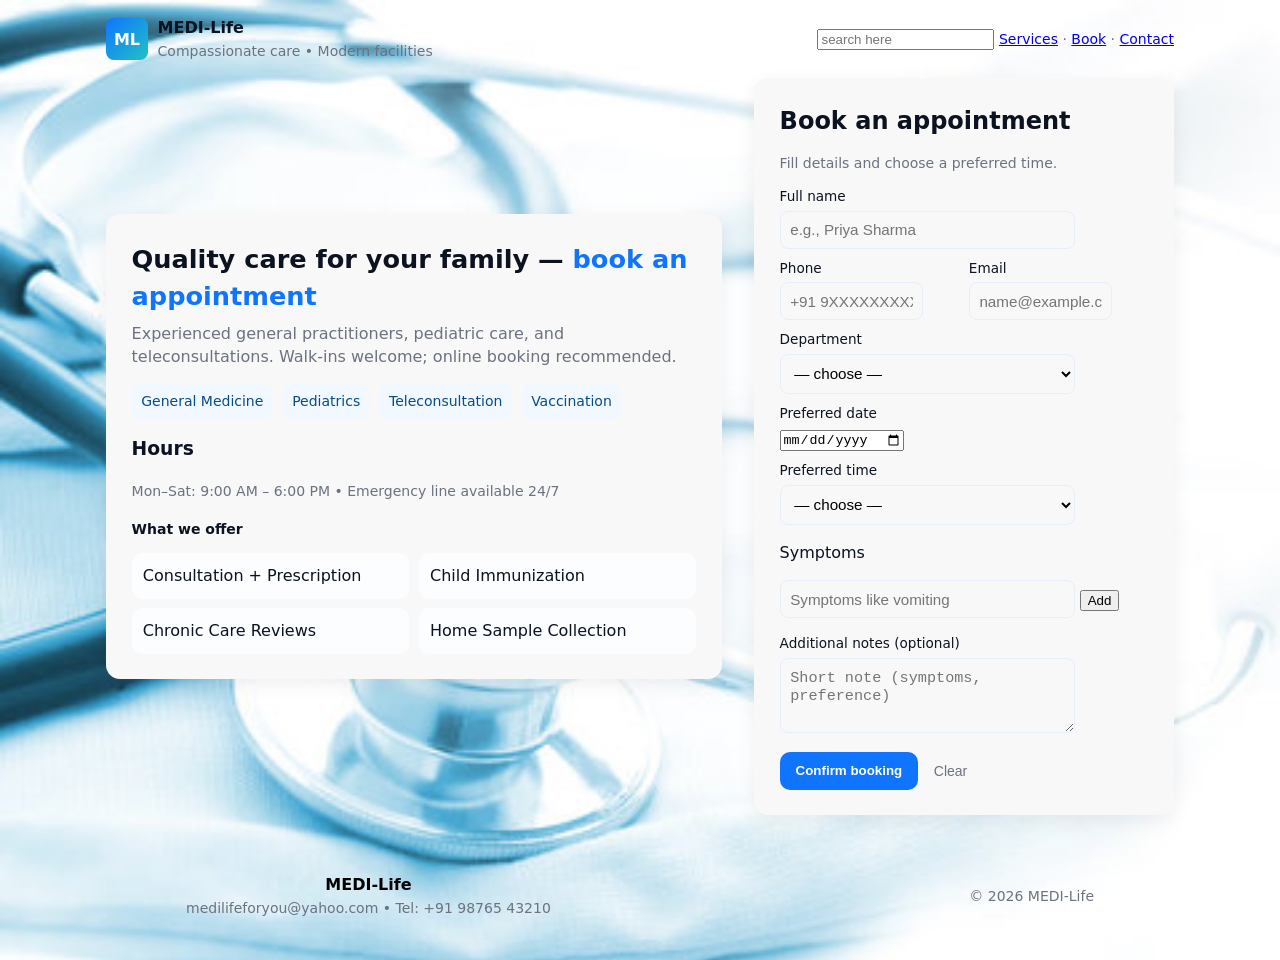
<file: index.html>
<!doctype html>
<html lang="en">
<head>
  <meta charset="utf-8" />
  <meta name="viewport" content="width=device-width,initial-scale=1" />
  <title>MEDI-Life portal</title>
  <link rel="stylesheet" href="style.css">

</head>
<body>
  <header class="container">
    <div class="logo">
      <div class="mark">ML</div>
      <div>
        <strong>MEDI-Life</strong><br />
        <span class="small muted">Compassionate care • Modern facilities</span>
      </div>
    </div>
    <nav class="muted small" aria-label="Main navigation">
    <input type="search" placeholder="search here" >
    <a href="#services">Services</a> · <a href="#book">Book</a> · <a href="#contact">Contact</a>
    </nav>
  </header>

  <main class="container" role="main">
    <section class="hero">
      <div class="hero-card" aria-labelledby="hero-title">
        <h1 id="hero-title">Quality care for your family — <span style="color:var(--accent)">book an appointment</span></h1>
        <p class="lead">Experienced general practitioners, pediatric care, and teleconsultations. Walk-ins welcome; online booking recommended.</p>

        <ul class="features" aria-hidden="false">
          <li>General Medicine</li>
          <li>Pediatrics</li>
          <li>Teleconsultation</li>
          <li>Vaccination</li>
        </ul>

        <h3 style="margin-top:1rem">Hours</h3>
        <p class="muted small">Mon–Sat: 9:00 AM – 6:00 PM • Emergency line available 24/7</p>

        <section id="services" style="margin-top:1.1rem">
          <h3 class="small">What we offer</h3>
          <div style="display:grid;grid-template-columns:repeat(2,1fr);gap:.6rem;margin-top:.6rem">
            <div style="background:#fbfdff;padding:.7rem;border-radius:10px">Consultation + Prescription</div>
            <div style="background:#fbfdff;padding:.7rem;border-radius:10px">Child Immunization</div>
            <div style="background:#fbfdff;padding:.7rem;border-radius:10px">Chronic Care Reviews</div>
            <div style="background:#fbfdff;padding:.7rem;border-radius:10px">Home Sample Collection</div>
          </div>
        </section>
      </div>

      <aside class="hero-card" id="book" aria-labelledby="book-title">
        <h2 id="book-title" style="margin:0 0 .25rem">Book an appointment</h2>
        <p class="muted small">Fill details and choose a preferred time.</p>

        <form id="appointmentForm" novalidate>
          <label for="name">Full name</label>
          <input id="name" name="name" type="text" placeholder="e.g., Priya Sharma" required />

          <div class="grid-2">
            <div>
              <label for="phone">Phone</label>
              <input id="phone" name="phone" type="tel" placeholder="+91 9XXXXXXXXX" pattern="[\d\+\-\s]{7,20}" required />
            </div>
            <div>
              <label for="email">Email</label>
              <input id="email" name="email" type="email" placeholder="name@example.com" />
            </div>
          </div>

          <label for="department">Department</label>
          <select id="department" name="department" required>
            <option value="">— choose —</option>
            <option>General Medicine</option>
            <option>Pediatrics</option>
            <option>Womens Health</option>
            <option>Teleconsultation</option>
          </select>

          <label for="date">Preferred date</label>
          <input id="date" name="date" type="date" required />

          <label for="time">Preferred time</label>
          <select id="time" name="time" required>
            <option value="">— choose —</option>
            <option>09:00 AM</option>
            <option>10:00 AM</option>
            <option>11:00 AM</option>
            <option>12:00 PM</option>
            <option>03:00 PM</option>
            <option>04:00 PM</option>
            <option>05:00 PM</option>
          </select>

  <div class="todo-container">
    <p>Symptoms</p>
    <input type="text" id="taskInput" placeholder="Symptoms like vomiting">
    <button type="button" onclick="addTask()">Add</button>
    <ul id="taskList"></ul>
  </div>

  <script>
    function addTask() {
      const input = document.getElementById("taskInput");
      const taskText = input.value.trim();
      if (taskText === "") return;

      const li = document.createElement("li");
      li.innerHTML = `
        <span onclick="toggleDone(this)">${taskText}</span>
        <button onclick="removeTask(this)">X</button>
      `;
      document.getElementById("taskList").appendChild(li);
      input.value = "";
    }

    function toggleDone(task) {
      task.parentElement.classList.toggle("done");
    }

    function removeTask(button) {
      button.parentElement.remove();
    }
  </script>
          
    <label for="note">Additional notes (optional)</label>
      <textarea id="note" name="note" rows="3" placeholder="Short note (symptoms, preference)"></textarea>
        <div style="margin-top:.8rem;display:flex;gap:.6rem;align-items:center">
          <button type="submit" class="btn">Confirm booking</button>
          <button type="button" id="clearBtn" class="small muted" style="background:transparent;border:0;cursor:pointer">Clear</button>
          </div>
          <p id="formError" class="muted small" style="display:none;margin-top:.6rem;color:#8b0000"></p>
        </form>
      </aside>
    </section>
  </main>

  <footer id="contact">
    <div class="container">
      <div class="card" style="display:flex;justify-content:space-between;align-items:center;color:black;gap:1rem;padding: 0 5rem;">
        <div>
          <strong>MEDI-Life</strong><br/>
          <span class="muted small">medilifeforyou@yahoo.com • Tel: +91 98765 43210</span>
        </div>
        <div class="muted small">© <span id="year"></span> MEDI-Life</div>
      </div>
    </div>
  </footer>

  <div class="toast" id="toast" role="status" aria-live="polite"></div>

  <script>
    document.getElementById('year').textContent = new Date().getFullYear();

    const form = document.getElementById('appointmentForm');
    const toast = document.getElementById('toast');
    const formError = document.getElementById('formError');
    const clearBtn = document.getElementById('clearBtn');

    function showToast(msg){
      toast.textContent = msg;
      toast.style.display = 'block';
      setTimeout(()=> toast.style.display = 'none', 4200);
    }

    clearBtn.addEventListener('click', () => {
      form.reset();
      formError.style.display = 'none';
    });

    form.addEventListener('submit', (e) => {
      e.preventDefault();
      formError.style.display = 'none';

    
      const name = form.name.value.trim();
      const phone = form.phone.value.trim();
      const dept = form.department.value;
      const date = form.date.value;
      const time = form.time.value;

      if(!name || !phone || !dept || !date || !time){
        formError.textContent = 'Please complete required fields.';
        formError.style.display = 'block';
        return;
      }

      
      const bookings = JSON.parse(localStorage.getItem('clinicBookings') || '[]');
      const booking = {
        id: 'bk_' + Date.now(),
        name, phone, dept, date, time, note: form.note.value.trim()
      };
      bookings.push(booking);
      localStorage.setItem('clinicBookings', JSON.stringify(bookings));

      showToast('Appointment saved — reference: ' + booking.id);
      form.reset();
    });
  </script>
</body>
</html>
</file>
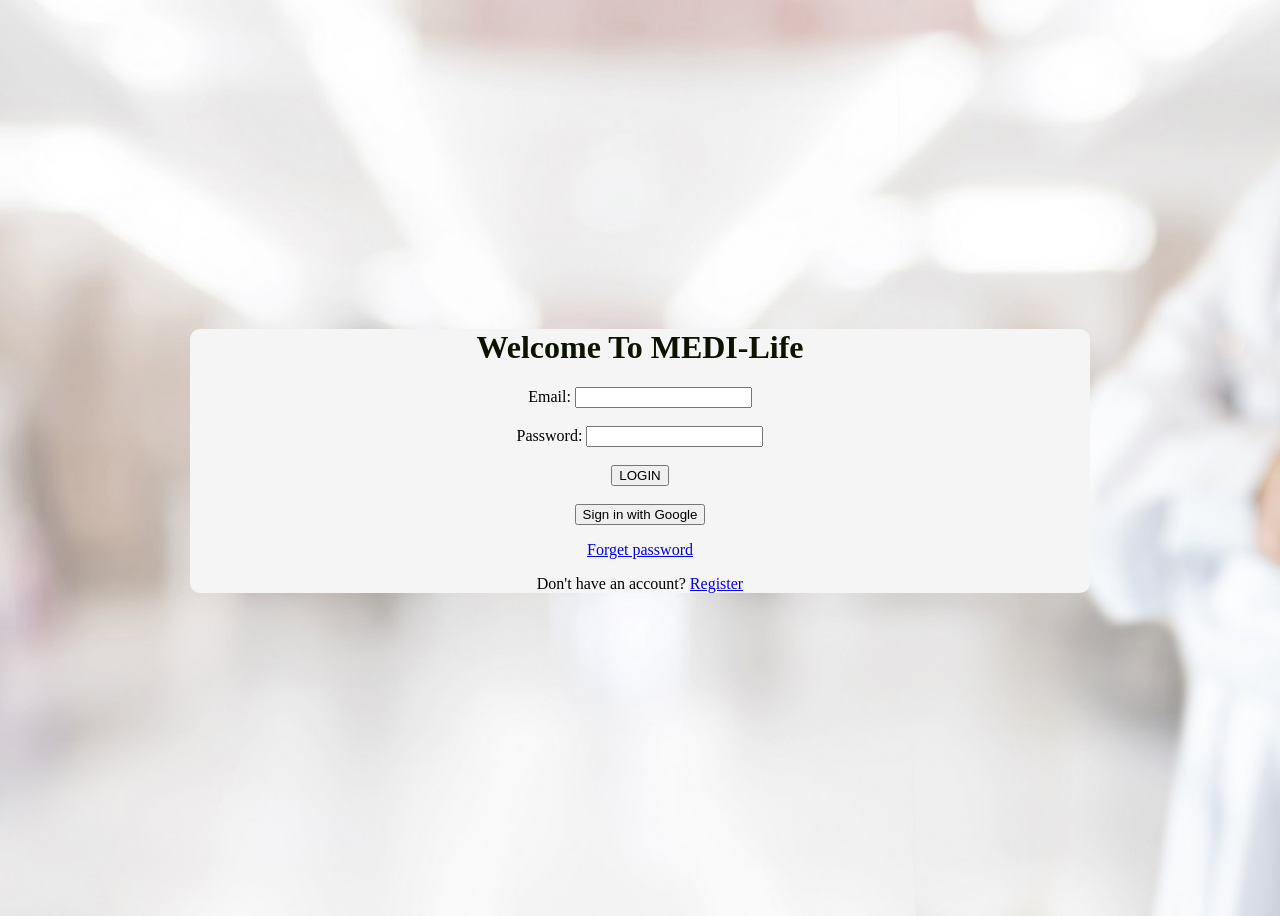
<file: login.html>
<!DOCTYPE html>
<html lang="en">
<head>
    <meta charset="UTF-8">
    <meta name="viewport" content="width=device-width, initial-scale=1.0">
    <title>Login Page</title>
 <style>
    body{
        /* background-color: rgb(155, 245, 147); */
        background-image: url(Nurse.jpeg);
        background-size: cover;
        background-repeat: no-repeat;
        display: flex;
        justify-content: center;
        align-items: center;
        height: 100vh;
    }

    h1{
        text-align: center;
        color: rgb(12, 19, 1);
    }
   .login{
    /* height: 400px; */
    width: 100vh;
    /* border: 1px solid black; */
    border-radius: 10px;
    box-shadow: wheat;
    color:black;
    background-color:whitesmoke;
    text-align: center;
   }
  #submit {
    background-color: #2667ac;
    color: white;
    border: none;
    border-radius: 20px;
    width: max-content;
    padding: 10px;
    margin: 8px 0;
    }

    button:hover {
      background: dodgerblue;
    }

    @media  (max-width:444px){
        .login{
          background-color: whitesmoke;
        }
    }
        </style>  
         
</head>
<body>
    <form action="/index.html">
     <div class="login">
        <h1>Welcome To MEDI-Life</h1>
    <div class="box">
        <label> Email: </label>
        <input type="email" name="email" class="email" required>
    </br>
    </br>
        <label>Password: </label>
        <input type="password" name="password" class="password" required>
    </div></br>
      
    <div class="submit">
        <button type="submit">LOGIN</button>
    </div>
    </br>
    <button type="onclick" id="button">Sign in with Google</button>

        <p><a href="a">Forget password</a></p>
        <!-- </br> -->
        <p>Don't have an account? <a href="a"> Register</a></p>
    
    </div> 
    </form>

    <script>
        function validateLogin(){
            let email=document.querySelector('input[name="email"]').value;
            let pass=document.querySelector('input[name="password"]').value;
            if (email===""|| pass===""){
                alert("please fill all fields!");
                return false;
            }
        }
    </script>  
</body>
</html>
</file>
<file: style.css>
:root{
      --bg:#7ab7be; 
      --card:rgb(248, 248, 248); 
      --muted:#6b7280;
       --accent:#0f75ff;
      font-family: Inter, system-ui, -apple-system, "Segoe UI", Roboto, "Helvetica Neue", Arial;
    }

*{box-sizing:border-box}

body{
    margin:0;
    background:linear-gradient(180deg,#c0f3a3 0%,var(--bg) 100%);
    background-image: url(medbg.jpg);
    background-repeat: no-repeat;
    background-size: cover;
    color:#0b1220;line-height:1.45
}
   
header{
        background:transparent;
        padding:1.2rem 1rem;
        display:flex;
        align-items:center;
        justify-content:space-between
    }

 .logo{
    display:flex;
    gap:.6rem;
    align-items:center
}

.logo .mark{
   width:42px;
   height:42px;
   border-radius:8px;
   background:linear-gradient(135deg,var(--accent),#22c1c3);
   display:flex;
   align-items:center;
   justify-content:center;
   color:white;
   font-weight:700
}

.container{
   /* height: 600px;  */
    max-width:1100px;
    margin:1rem auto;
    padding:0 1rem
   }

 .hero{
    /* height: 600px; */
    display:grid;
    grid-template-columns: 1fr 420px;
    /* background-image: url(medbg.jpg); */
    gap:2rem;
    align-items:center;
    margin-top:1rem;
   
   }
   /* .hero::before{
      content: "";
      position: absolute;
      inset: 0;
      background: rgba(255,255 255,0.5);
      z-index: 1;
   }

   .hero *{
      position: relative;
      z-index: 1;
   } */

 .hero-card{
    /* height: 700px; */
    background:var(--card);
    padding:1.6rem;
    border-radius:14px;
    box-shadow:0 6px 20px rgba(12,24,40,.06)}

 /* .bppk{
   width: 600px;
 }    */

h1{
   font-size:1.6rem;
   margin:.1rem 0
}

p.lead{
   color:var(--muted);
   margin:.4rem 0 1rem}

ul.features{
   display:flex;
   gap: .6rem;
   flex-wrap:wrap;
   padding:0;
   margin:0;
   list-style:none}

ul.features li{
   background:#f2f8ff;
   padding:.45rem .6rem;
   border-radius:8px;
   font-size:.875rem;
   color:#074b8a
}
    
 form label{
   display:block;
   font-size:.85rem;
   margin:0.6rem 0 0.25rem
}

.field{
   display:flex;
   gap:.6rem
}

input[type="text"], input[type="tel"], input[type="email"], select, textarea {

      width:80%;
      padding:.6rem;
      border:1px solid #e6eefb;
      border-radius:8px;
      font-size:.95rem;
      background:transparent
    }

 .grid-2{
   display:grid;
   grid-template-columns:1fr 1fr;
   gap:.6rem
}

 .btn{
   background:var(--accent);
   color:white;
   padding:.7rem 1rem;
   border-radius:10px;
   border:0;
   font-weight:600;
   cursor:pointer
}

 .muted{
   color:var(--muted);
   font-size:.9rem
}

 .small{
   font-size:.875rem
}

 footer{
   padding:1.6rem 0;
   text-align:center;
   color:var(--muted)
}


 @media (max-width:920px){
       .hero{
         grid-template-columns:1fr;
       }
        .hero img{display:none} .grid-2{grid-template-columns:1fr}
 }
    
.toast{
   position:fixed;
   right:1rem;
   bottom:1rem;
   background:#052f5f;
   color:white;
   padding:1rem 1.2rem;
   border-radius:10px;
   box-shadow:0 8px 30px rgba(5,47,95,.18);
   display:none
}
.todocontainer{
     body {
      font-family: Arial, sans-serif;
      background: #f4f4f4;
      display: flex;
      justify-content: center;
      margin-top: 50px;
    }
    .todo-container {
      background: white;
      padding: 20px;
      border-radius: 10px;
      box-shadow: 0 4px 6px rgba(0,0,0,0.1);
      width: 400px;
    }
   input [type="text"]{
      width: 0;
      /* padding: 8px; */
    }
    button {
      /* padding: 8px 12px; */
      margin-left: 0px;
      cursor: pointer;
    }
    ul {
      list-style-type: none;
      padding: 0;
    }
    li {
      padding: 8px;
      background: #eee;
      margin: 5px 0;
      border-radius: 5px;
      display: flex;
      justify-content: space-between;
    }
    li.done {
      text-decoration: line-through;
      color: gray;
    }
  
}
</file>
